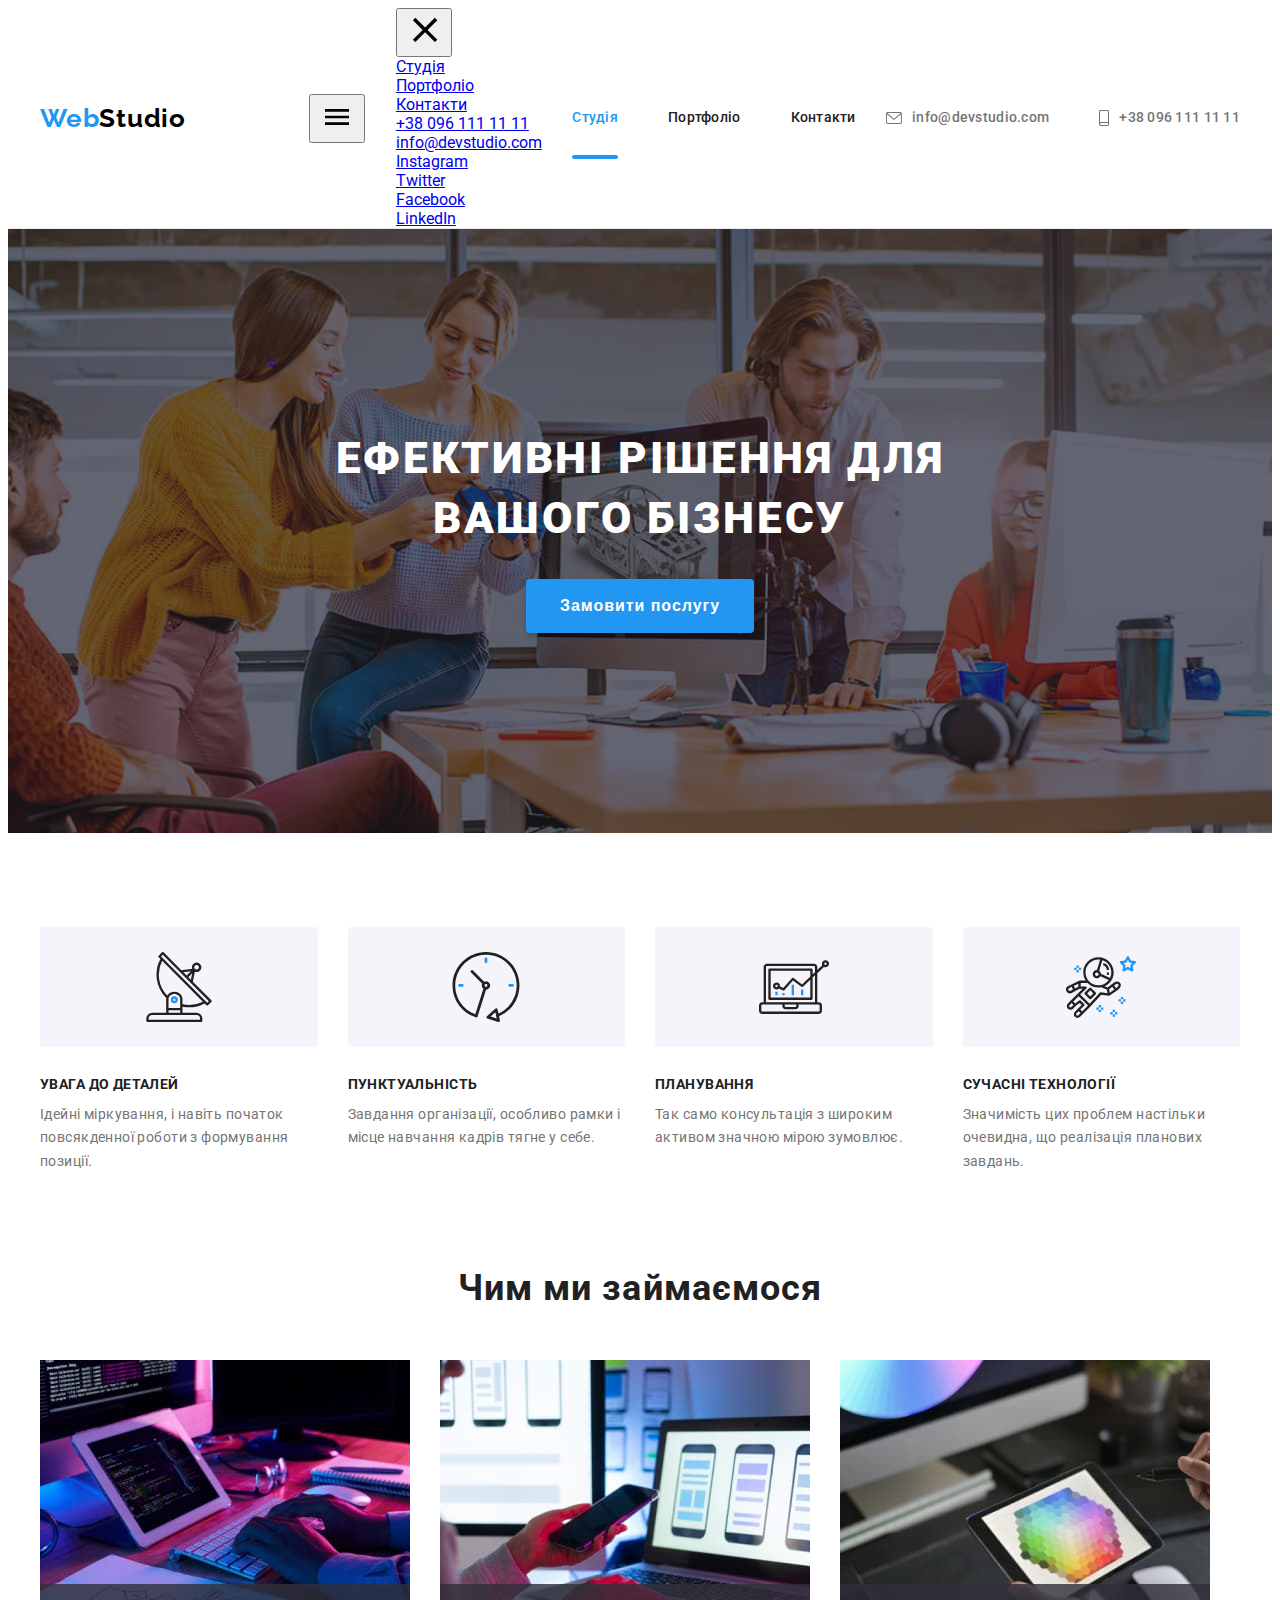
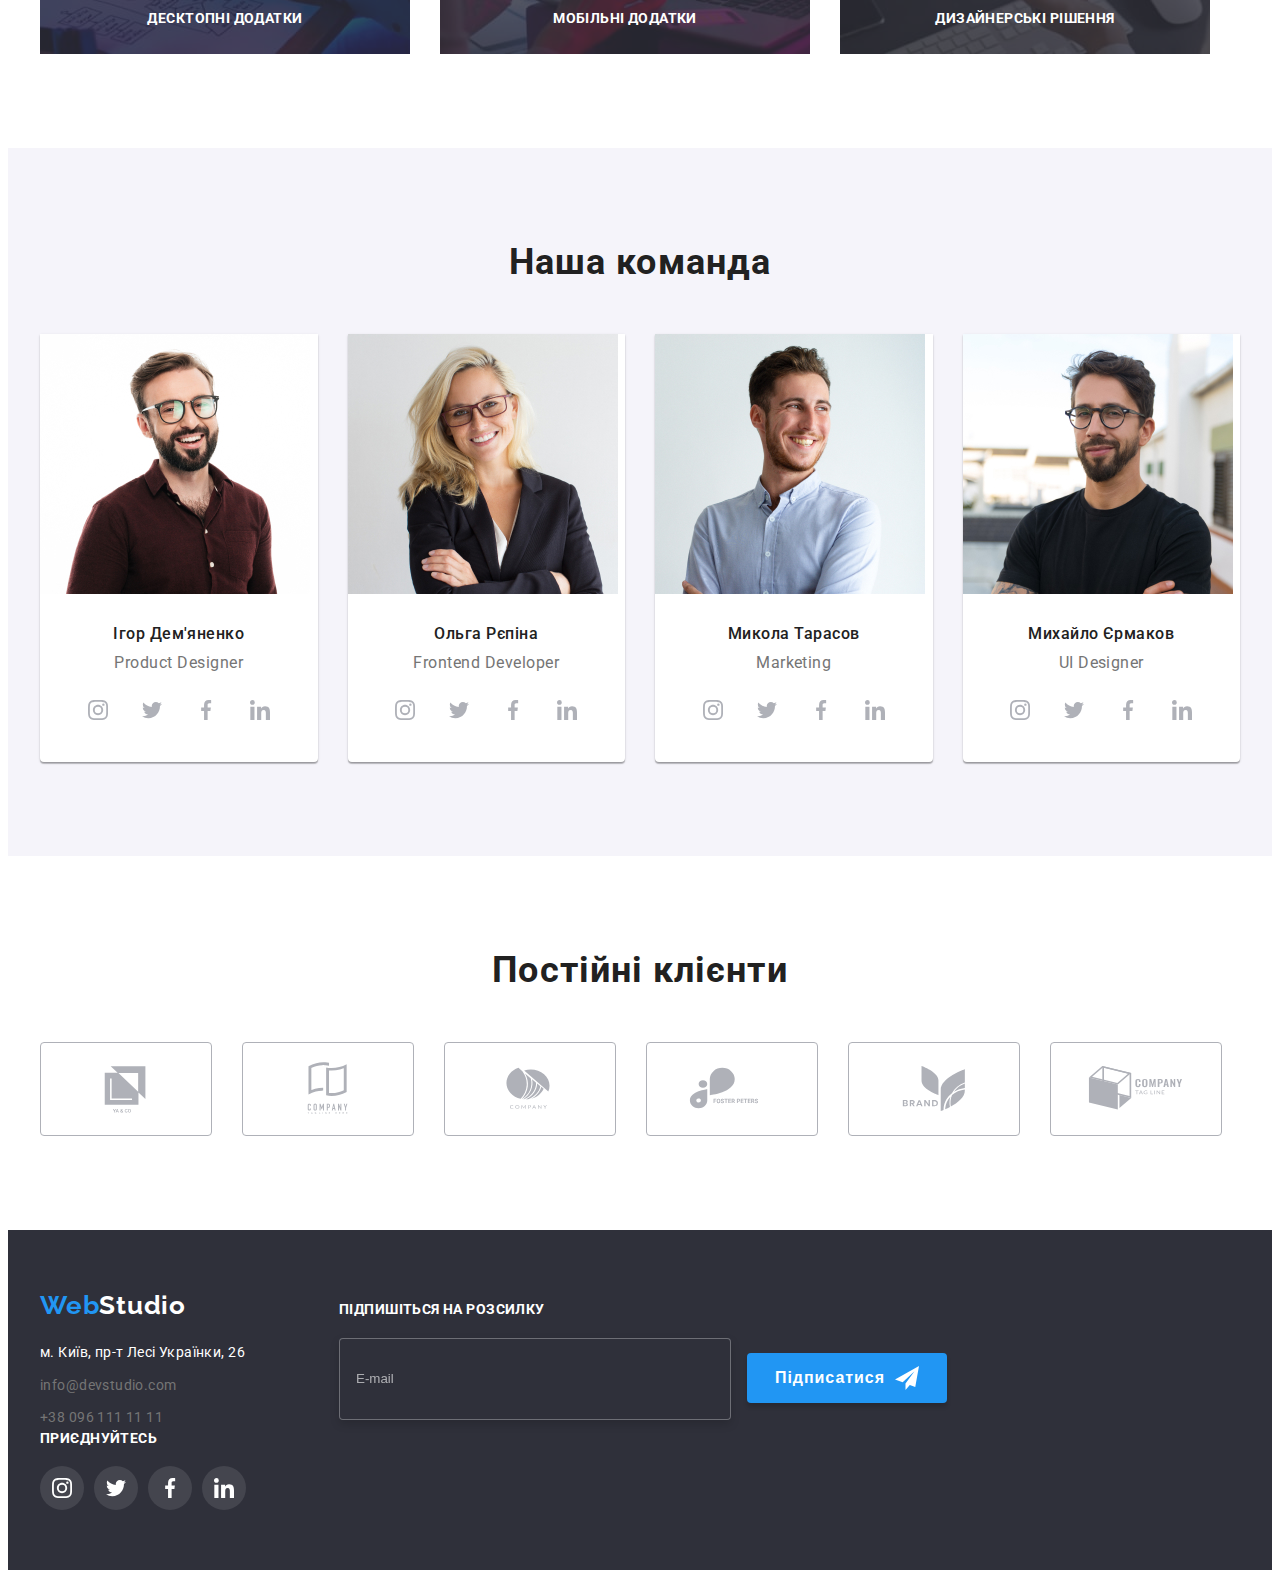
<file: index.html>
<!DOCTYPE html>
<html lang="uk">
  <head>
    <meta charset="UTF-8" />
    <meta http-equiv="X-UA-Compatible" content="IE=edge" />
    <meta name="viewport" content="width=device-width, initial-scale=1.0" />
    <title>webstudio</title>
    <link rel="preconnect" href="https://fonts.googleapis.com" />
    <link rel="preconnect" href="https://fonts.gstatic.com" crossorigin />
    <link
      rel="stylesheet"
      href="https://cdnjs.cloudflare.com/ajax/libs/modern-normalize/1.1.0/modern-normalize.min.css"
      integrity="sha512-wpPYUAdjBVSE4KJnH1VR1HeZfpl1ub8YT/NKx4PuQ5NmX2tKuGu6U/JRp5y+Y8XG2tV+wKQpNHVUX03MfMFn9Q=="
      crossorigin="anonymous"
      referrerpolicy="no-referrer"
    />
    <link
      href="https://fonts.googleapis.com/css2?family=Raleway:wght@700&family=Roboto:wght@400;500;700;900&display=swap"
      rel="stylesheet"
    />
    <link rel="stylesheet" href="./css/main.min.css" />
  </head>
  <body>
    <header class="header">
      <div class="header__container container">
        <a class="logo" href="./index.html"><span class="logo__text">Web</span>Studio</a>

        <button class="btn-menu js-open-menu" aria-expanded="false" aria-controls="mobile-menu">
          <svg class="menu-icon" width="40" height="40">
            <use href="images/icons.svg#icon-menu"></use>
          </svg>
        </button>
        <div class="menu-container js-menu-container" id="mobile-menu">
          <button class="btn-menu js-close-menu">
            <svg class="icon-close" width="40" height="40">
              <use href="./images/icons.svg#icon-close"></use>
            </svg>
          </button>

          <ul class="mobile-menu">
            <li class="mobile-menu__item">
              <a class="mobile-menu__link mobile-menu__link--active" href="./index.html">Студія</a>
            </li>
            <li class="mobile-menu__item">
              <a class="mobile-menu__link" href="./portfolio.html">Портфоліо</a>
            </li>
            <li class="mobile-menu__item">
              <a class="mobile-menu__link" href="#footer">Контакти</a>
            </li>
          </ul>
          <div class="mobile-box">
            <ul class="mobile-contacts">
              <li class="mobile-contacts__item">
                <a
                  class="mobile-contacts__link mobile-contacts__link--phone"
                  href="tel:+380961111111"
                >
                  +38 096 111 11 11</a
                >
              </li>
              <li class="mobile-contacts__item">
                <a
                  class="mobile-contacts__link mobile-contacts__link--mail"
                  href="mailto:info@devstudio.com"
                  >info@devstudio.com</a
                >
              </li>
            </ul>
            <ul class="mobile-social">
              <li class="mobile-social__item">
                <a class="mobile-social__link" href="/">Instagram</a>
              </li>
              <li class="mobile-social__item">
                <a class="mobile-social__link" href="/">Twitter</a>
              </li>
              <li class="mobile-social__item">
                <a class="mobile-social__link" href="/">Facebook</a>
              </li>
              <li class="mobile-social__item">
                <a class="mobile-social__link" href="/">LinkedIn</a>
              </li>
            </ul>
          </div>
        </div>
        <nav class="navigation">
          <ul class="navigation__list">
            <li class="navigation__item">
              <a class="navigation__link navigation__link--active" href="./index.html">Студія</a>
            </li>
            <li class="navigation__item">
              <a class="navigation__link" href="./portfolio.html">Портфоліо</a>
            </li>
            <li class="navigation__item">
              <a class="navigation__link" href="#footer">Контакти</a>
            </li>
          </ul>
        </nav>
        <!--contacts-->
        <ul class="contacts">
          <li class="contacts__item">
            <a class="contacts__link" href="mailto:info@devstudio.com"
              ><svg class="contacts__icon icon" width="16px" height="12px">
                <use href="./images/icons.svg#icon-mail"></use></svg
              >info@devstudio.com</a
            >
          </li>
          <li class="contacts__item">
            <a class="contacts__link" href="tel:+380961111111"
              ><svg class="contacts__icon icon" width="10px" height="16px">
                <use href="./images/icons.svg#icon-phone"></use></svg
              >+38 096 111 11 11</a
            >
          </li>
        </ul>
      </div>
    </header>
    <main>
      <!--hero-->
      <section class="hero">
        <div class="container">
          <h1 class="hero__title">ЕФЕКТИВНІ РІШЕННЯ ДЛЯ ВАШОГО БІЗНЕСУ</h1>
          <button type="button" class="hero__btn" data-modal-open>Замовити послугу</button>
        </div>
      </section>

      <!--features-->
      <section class="section">
        <div class="container">
          <h2 class="visually-hidden">Наші переваги</h2>
          <ul class="features">
            <li class="features__item">
              <div class="features__icon-box">
                <svg width="70px" height="70px">
                  <use href="./images/icons.svg#icon-antenna"></use>
                </svg>
              </div>

              <h3 class="features__title">УВАГА ДО ДЕТАЛЕЙ</h3>
              <p class="features__text">
                Ідейні міркування, і навіть початок повсякденної роботи з формування позиції.
              </p>
            </li>
            <li class="features__item">
              <div class="features__icon-box">
                <svg width="70px" height="70px">
                  <use href="./images/icons.svg#icon-clock"></use>
                </svg>
              </div>
              <h3 class="features__title">ПУНКТУАЛЬНІСТЬ</h3>
              <p class="features__text">
                Завдання організації, особливо рамки і місце навчання кадрів тягне у себе.
              </p>
            </li>
            <li class="features__item">
              <div class="features__icon-box">
                <svg width="70px" height="70px">
                  <use href="./images/icons.svg#icon-diagram"></use>
                </svg>
              </div>
              <h3 class="features__title">ПЛАНУВАННЯ</h3>
              <p class="features__text">
                Так само консультація з широким активом значною мірою зумовлює.
              </p>
            </li>
            <li class="features__item">
              <div class="features__icon-box">
                <svg width="70px" height="70px">
                  <use href="./images/icons.svg#icon-astronaut"></use>
                </svg>
              </div>
              <h3 class="features__title">СУЧАСНІ ТЕХНОЛОГІЇ</h3>
              <p class="features__text">
                Значимість цих проблем настільки очевидна, що реалізація планових завдань.
              </p>
            </li>
          </ul>
        </div>
      </section>
      <!--what we do-->
      <section class="section section--no-padding-top">
        <div class="services__container container">
          <h2 class="section__title">Чим ми займаємося</h2>
          <ul class="services">
            <li class="services__item">
              <div class="services__thumb">
                <img
                  srcset="./images/img-1.jpg 1x, ./images/img-1@2x.jpg 2x"
                  src="./images/img-1.jpg"
                  alt="друкує текст"
                  width="370"
                />

                <div class="services__title-box">
                  <h3 class="services__title">Десктопні додатки</h3>
                </div>
              </div>
            </li>
            <li class="services__item">
              <div class="services__thumb">
                <img
                  srcset="./images/img-2.jpg 1x, ./images/img-2@2x.jpg 2x"
                  src="./images/img-2.jpg"
                  alt="телефон в руці"
                  width="370"
                />
                <div class="services__title-box">
                  <h3 class="services__title">Мобільні додатки</h3>
                </div>
              </div>
            </li>
            <li class="services__item">
              <div class="services__thumb">
                <img
                  srcset="./images/img-3.jpg 1x, ./images/img-3@2x.jpg 2x"
                  src="./images/img-3.jpg"
                  alt="спектр кольорів"
                  width="370"
                />
                <div class="services__title-box">
                  <h3 class="services__title">Дизайнерські рішення</h3>
                </div>
              </div>
            </li>
          </ul>
        </div>
      </section>
      <!--our team-->
      <section class="section section--other-background">
        <div class="container">
          <h2 class="section__title">Наша команда</h2>
          <ul class="team">
            <li class="team__item">
              <picture>
                <source
                  media="(min-width: 1200px)"
                  srcset="
                    ./images/team/img-team-desktop1.jpg    1x,
                    ./images/team/img-team-desktop1@2x.jpg 2x
                  "
                  type="image/jpeg"
                />
                <source
                  media="(min-width: 768px)"
                  srcset="
                    ./images/team/img-team-tablet1.jpg    1x,
                    ./images/team/img-team-tablet1@2x.jpg 2x
                  "
                  type="image/jpeg"
                />
                <source
                  media="(max-width: 767px)"
                  srcset="./images/team/img-team1.jpg 1x, ./images/team/img-team1@2x.jpg 2x"
                  type="image/jpeg"
                />
                <img class="team__img" src="images/team/img-team1.jpg" alt="Ігор Демяненко" />
              </picture>

              <div class="team__about">
                <h3 class="team__title">Ігор Дем'яненко</h3>
                <p class="team__text">Product Designer</p>
                <ul class="social">
                  <li class="social__item">
                    <a href="/" class="social__link"
                      ><svg class="social__icon icon" width="20px" height="20px">
                        <use href="./images/icons.svg#icon-instagram"></use></svg
                    ></a>
                  </li>
                  <li class="social__item">
                    <a href="/" class="social__link"
                      ><svg class="social__icon icon" width="20px" height="20px">
                        <use href="./images/icons.svg#icon-twitter"></use></svg
                    ></a>
                  </li>
                  <li class="social__item">
                    <a href="/" class="social__link"
                      ><svg class="social__icon icon" width="20px" height="20px">
                        <use href="./images/icons.svg#icon-facebook"></use></svg
                    ></a>
                  </li>
                  <li class="social__item">
                    <a href="/" class="social__link"
                      ><svg class="social__icon icon" width="20px" height="20px">
                        <use href="./images/icons.svg#icon-linkedin"></use></svg
                    ></a>
                  </li>
                </ul>
              </div>
            </li>
            <li class="team__item">
              <picture>
                <source
                  media="(min-width: 1200px)"
                  srcset="
                    ./images/team/img-team-desktop2.jpg    1x,
                    ./images/team/img-team-desktop2@2x.jpg 2x
                  "
                  type="image/jpeg"
                />
                <source
                  media="(min-width: 768px)"
                  srcset="
                    ./images/team/img-team-tablet2.jpg    1x,
                    ./images/team/img-team-tablet2@2x.jpg 2x
                  "
                  type="image/jpeg"
                />
                <source
                  media="(max-width: 767px)"
                  srcset="./images/team/img-team2.jpg 1x, ./images/team/img-team2@2x.jpg 2x"
                  type="image/jpeg"
                />
                <img class="team__img" src="images/img-team2.jpg" alt="Ольга Рєпіна" />
              </picture>

              <div class="team__about">
                <h3 class="team__title">Ольга Рєпіна</h3>
                <p class="team__text">Frontend Developer</p>
                <ul class="social">
                  <li class="social__item">
                    <a href="/" class="social__link"
                      ><svg class="social__icon icon" width="20px" height="20px">
                        <use href="./images/icons.svg#icon-instagram"></use></svg
                    ></a>
                  </li>
                  <li class="social__item">
                    <a href="/" class="social__link"
                      ><svg class="social__icon icon" width="20px" height="20px">
                        <use href="./images/icons.svg#icon-twitter"></use></svg
                    ></a>
                  </li>
                  <li class="social__item">
                    <a href="/" class="social__link"
                      ><svg class="social__icon icon" width="20px" height="20px">
                        <use href="./images/icons.svg#icon-facebook"></use></svg
                    ></a>
                  </li>
                  <li class="social__item">
                    <a href="/" class="social__link"
                      ><svg class="social__icon icon" width="20px" height="20px">
                        <use href="./images/icons.svg#icon-linkedin"></use></svg
                    ></a>
                  </li>
                </ul>
              </div>
            </li>
            <li class="team__item">
              <picture>
                <source
                  media="(min-width: 1200px)"
                  srcset="
                    ./images/team/img-team-desktop3.jpg    1x,
                    ./images/team/img-team-desktop3@2x.jpg 2x
                  "
                  type="image/jpeg"
                />
                <source
                  media="(min-width: 768px)"
                  srcset="
                    ./images/team/img-team-tablet3.jpg    1x,
                    ./images/team/img-team-tablet3@2x.jpg 2x
                  "
                  type="image/jpeg"
                />
                <source
                  media="(max-width: 767px)"
                  srcset="./images/team/img-team3.jpg 1x, ./images/team/img-team3@2x.jpg 2x"
                  type="image/jpeg"
                />
                <img class="team__img" src="images/img-team3.jpg" alt="Микола Тарасов" />
              </picture>

              <div class="team__about">
                <h3 class="team__title">Микола Тарасов</h3>
                <p class="team__text">Marketing</p>
                <ul class="social">
                  <li class="social__item">
                    <a href="/" class="social__link"
                      ><svg class="social__icon icon" width="20px" height="20px">
                        <use href="./images/icons.svg#icon-instagram"></use></svg
                    ></a>
                  </li>
                  <li class="social__item">
                    <a href="/" class="social__link"
                      ><svg class="social__icon icon" width="20px" height="20px">
                        <use href="./images/icons.svg#icon-twitter"></use></svg
                    ></a>
                  </li>
                  <li class="social__item">
                    <a href="/" class="social__link"
                      ><svg class="social__icon icon" width="20px" height="20px">
                        <use href="./images/icons.svg#icon-facebook"></use></svg
                    ></a>
                  </li>
                  <li class="social__item">
                    <a href="/" class="social__link"
                      ><svg class="social__icon icon" width="20px" height="20px">
                        <use href="./images/icons.svg#icon-linkedin"></use></svg
                    ></a>
                  </li>
                </ul>
              </div>
            </li>
            <li class="team__item">
              <picture>
                <source
                  media="(min-width: 1200px)"
                  srcset="
                    ./images/team/img-team-desktop4.jpg    1x,
                    ./images/team/img-team-desktop4@2x.jpg 2x
                  "
                  type="image/jpeg"
                />
                <source
                  media="(min-width: 768px)"
                  srcset="
                    ./images/team/img-team-tablet4.jpg    1x,
                    ./images/team/img-team-tablet4@2x.jpg 2x
                  "
                  type="image/jpeg"
                />
                <source
                  media="(max-width: 767px)"
                  srcset="./images/team/img-team4.jpg 1x, ./images/team/img-team4@2x.jpg 2x"
                  type="image/jpeg"
                />
                <img class="team__img" src="images/img-team4.jpg" alt="Михайло Єрмаков" />
              </picture>

              <div class="team__about">
                <h3 class="team__title">Михайло Єрмаков</h3>
                <p class="team__text">UI Designer</p>
                <ul class="social">
                  <li class="social__item">
                    <a href="/" class="social__link"
                      ><svg class="social__icon icon" width="20px" height="20px">
                        <use href="./images/icons.svg#icon-instagram"></use></svg
                    ></a>
                  </li>
                  <li class="social__item">
                    <a href="/" class="social__link"
                      ><svg class="social__icon icon" width="20px" height="20px">
                        <use href="./images/icons.svg#icon-twitter"></use></svg
                    ></a>
                  </li>
                  <li class="social__item">
                    <a href="/" class="social__link"
                      ><svg class="social__icon icon" width="20px" height="20px">
                        <use href="./images/icons.svg#icon-facebook"></use></svg
                    ></a>
                  </li>
                  <li class="social__item">
                    <a href="/" class="social__link"
                      ><svg class="social__icon icon" width="20px" height="20px">
                        <use href="./images/icons.svg#icon-linkedin"></use></svg
                    ></a>
                  </li>
                </ul>
              </div>
            </li>
          </ul>
        </div>
      </section>
      <section class="section">
        <div class="container">
          <h2 class="section__title">Постійні клієнти</h2>
          <ul class="clients">
            <li class="clients__item">
              <a href="/" class="clients__link"
                ><svg class="clients__icon icon" width="106px" height="60px">
                  <use href="./images/icons.svg#icon-company1"></use></svg
              ></a>
            </li>
            <li class="clients__item">
              <a href="/" class="clients__link"
                ><svg class="clients__icon icon" width="106px" height="60px">
                  <use href="./images/icons.svg#icon-company2"></use></svg
              ></a>
            </li>
            <li class="clients__item">
              <a href="/" class="clients__link"
                ><svg class="clients__icon icon" width="106px" height="60px">
                  <use href="./images/icons.svg#icon-company3"></use></svg
              ></a>
            </li>
            <li class="clients__item">
              <a href="/" class="clients__link"
                ><svg class="clients__icon icon" width="106px" height="60px">
                  <use href="./images/icons.svg#icon-company4"></use></svg
              ></a>
            </li>
            <li class="clients__item">
              <a href="/" class="clients__link"
                ><svg class="clients__icon icon" width="106px" height="60px">
                  <use href="./images/icons.svg#icon-company5"></use></svg
              ></a>
            </li>
            <li class="clients__item">
              <a href="/" class="clients__link"
                ><svg class="clients__icon icon" width="106px" height="60px">
                  <use href="./images/icons.svg#icon-company6"></use></svg
              ></a>
            </li>
          </ul>
        </div>
      </section>
    </main>
    <footer id="footer">
      <div class="footer__container container">
        <div class="footer__box">
          <div class="footer__contacts">
            <div class="footer__logo">
              <a class="footer__logo--white logo" href="./index.html"
                ><span class="logo__text">Web</span>Studio</a
              >
            </div>
            <address class="address">
              <ul class="address__list list">
                <li class="address__item">
                  <a class="address__link address__link--white" href="https://cutt.ly/nXoE7GO"
                    >м. Київ, пр-т Лесі Українки, 26</a
                  >
                </li>
                <li class="address__item">
                  <a class="address__link" href="mailto:info@devstudio.com">info@devstudio.com</a>
                </li>
                <li class="address__item">
                  <a class="address__link" href="tel:+380961111111">+38 096 111 11 11</a>
                </li>
              </ul>
            </address>
          </div>
          <div class="footer-social">
            <h3 class="footer-social__title">ПРИЄДНУЙТЕСЬ</h3>
            <ul class="social footer-social__list">
              <li class="footer social__item">
                <a href="/" class="footer social__link"
                  ><svg class="social__icon icon icon" width="20px" height="20px">
                    <use href="./images/icons.svg#icon-instagram"></use></svg
                ></a>
              </li>
              <li class="footer social__item">
                <a href="/" class="footer social__link"
                  ><svg class="social__icon icon icon" width="20px" height="20px">
                    <use href="./images/icons.svg#icon-twitter"></use></svg
                ></a>
              </li>
              <li class="footer social__item">
                <a href="/" class="footer social__link"
                  ><svg class="social__icon icon icon" width="20px" height="20px">
                    <use href="./images/icons.svg#icon-facebook"></use></svg
                ></a>
              </li>
              <li class="footer social__item">
                <a href="/" class="footer social__link"
                  ><svg class="social__icon icon icon" width="20px" height="20px">
                    <use href="./images/icons.svg#icon-linkedin"></use></svg
                ></a>
              </li>
            </ul>
          </div>
        </div>
        <div class="subscription">
          <form class="subscription__form">
            <label for="email-input" class="subscription__label">
              <strong class="subscription__title">Підпишіться на розсилку</strong>
            </label>
            <input
              id="email-input"
              type="email"
              name="email"
              placeholder="E-mail"
              class="subscription__input"
            />
            <button type="submit" class="btn btn-subscription">
              <span class="btn__text">Підписатися</span
              ><svg width="24px" height="24px"><use href="./images/icons.svg#icon-send"></use></svg>
            </button>
          </form>
        </div>
      </div>
    </footer>
    <div class="backdrop is-hidden" data-modal>
      <div class="modal">
        <strong class="modal__heading">Залиште свої дані, ми вам передзвонимо</strong>
        <form class="modal-form">
          <label class="modal-form__label"
            ><span class="modal-form__title">Ім'я</span>
            <input name="name" type="text" class="modal-form__input" placeholder=" " />
            <svg class="modal-form__icon" width="18px" height="18px">
              <use href="./images/icons.svg#icon-person"></use></svg
          ></label>

          <label class="modal-form__label"
            ><span class="modal-form__title">Телефон</span>
            <input name="phone" type="tel" class="modal-form__input" placeholder=" " />
            <svg class="modal-form__icon" width="18px" height="18px">
              <use href="./images/icons.svg#icon-telephone"></use></svg
          ></label>

          <label class="modal-form__label"
            ><span class="modal-form__title">Пошта</span>
            <input name="email" type="email" class="modal-form__input" placeholder=" " />
            <svg class="modal-form__icon" width="18px" height="18px">
              <use href="./images/icons.svg#icon-email"></use></svg
          ></label>

          <label class="modal-form__label coment"
            ><span class="modal-form__title">Коментар</span>
            <textarea rows="8" class="modal-form__textarea" placeholder="Введіть текст"></textarea>
          </label>

          <div class="modal-license">
            <label class="modal-license__label">
              <input
                class="modal-license__checkbox visually-hidden"
                type="checkbox"
                name="license"
                value="license"
              />
              <svg class="modal-license__icons" width="16px" height="15px">
                <use
                  class="modal-license__icons--checked"
                  href="./images/icons.svg#icon-check"
                ></use>
                <use
                  class="modal-license__icons--unchecked"
                  href="./images/icons.svg#icon-checkbox"
                ></use>
              </svg>
              <span class="modal-license__text"
                >Погоджуюся з розсилкою та приймаю
                <a class="modal-license__link" href="">Умови договору</a></span
              >
            </label>
          </div>
          <button class="submit__btn" type="submit">Відправити</button>
        </form>
        <button class="close__btn" data-modal-close>
          <svg width="18px" height="18px">
            <use href="./images/icons.svg#icon-close"></use>
          </svg>
        </button>
      </div>
    </div>
    <script src="js/mobile-menu.js"></script>
    <script src="./js/modal.js"></script>
  </body>
</html>
</file>
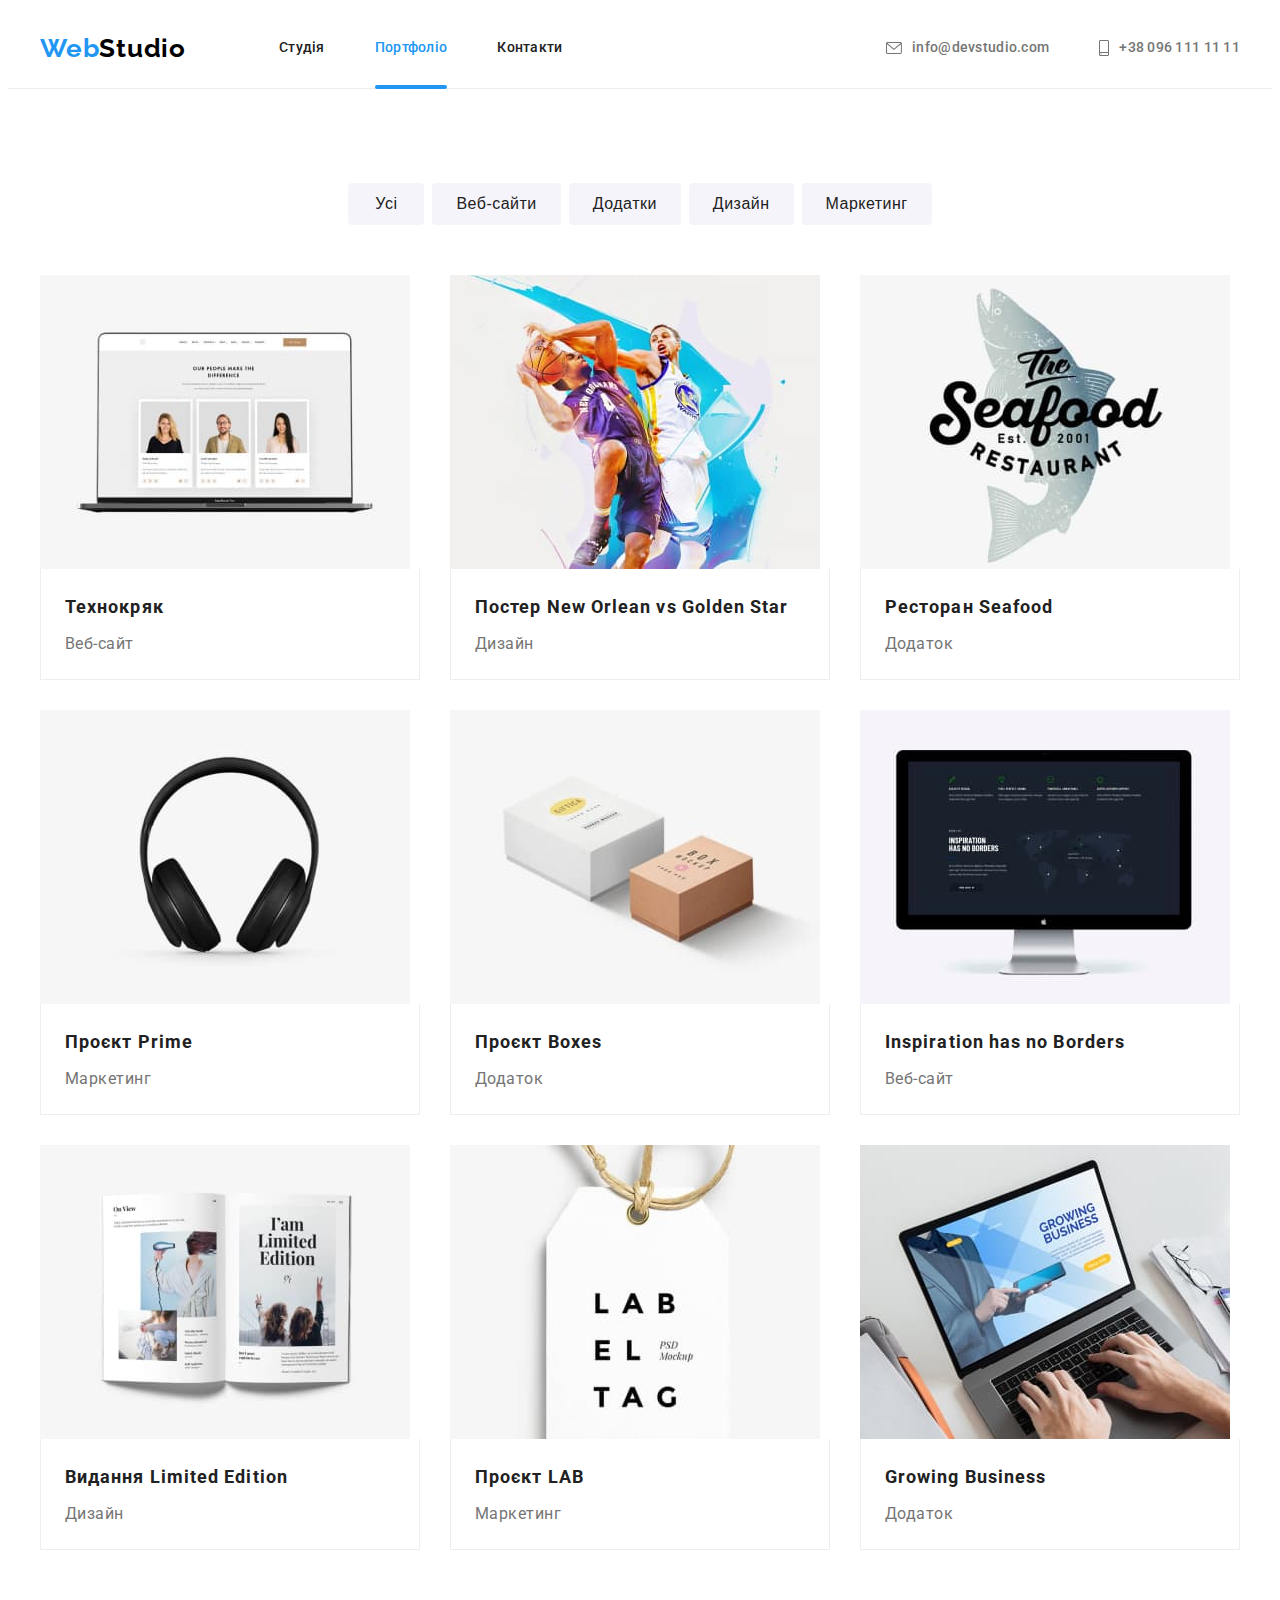
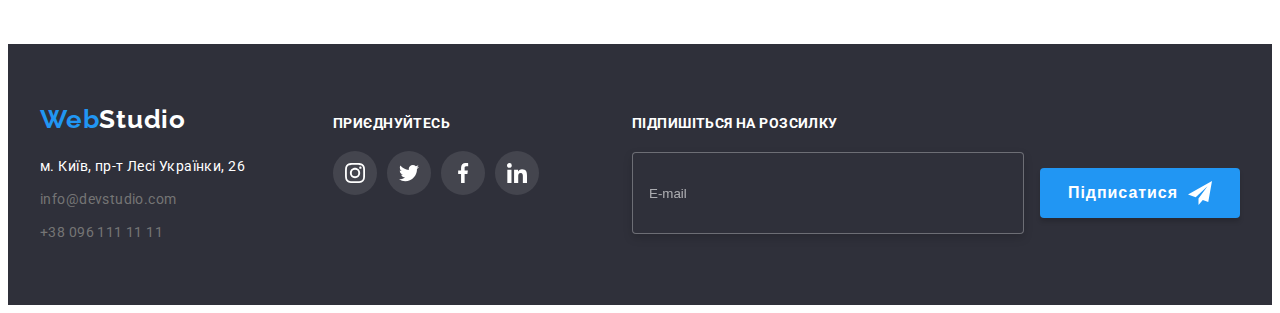
<file: portfolio.html>
<!DOCTYPE html>
<html lang="uk">
  <head>
    <meta charset="UTF-8" />
    <meta http-equiv="X-UA-Compatible" content="IE=edge" />
    <meta name="viewport" content="width=device-width, initial-scale=1.0" />
    <title>portfolio</title>
    <link rel="preconnect" href="https://fonts.googleapis.com" />
    <link rel="preconnect" href="https://fonts.gstatic.com" crossorigin />
    <link
      href="https://fonts.googleapis.com/css2?family=Raleway:wght@700&family=Roboto:wght@400;500;700;900&display=swap"
      rel="stylesheet"
    />
    <link
      rel="stylesheet"
      href="https://cdnjs.cloudflare.com/ajax/libs/modern-normalize/1.1.0/modern-normalize.min.css"
      integrity="sha512-wpPYUAdjBVSE4KJnH1VR1HeZfpl1ub8YT/NKx4PuQ5NmX2tKuGu6U/JRp5y+Y8XG2tV+wKQpNHVUX03MfMFn9Q=="
      crossorigin="anonymous"
      referrerpolicy="no-referrer"
    />
    <link rel="stylesheet" href="./css/main.min.css" />
  </head>
  <body>
    <header class="header">
      <div class="header__container container">
        <!--logo-->

        <!--navigation-->
        <nav class="navigation">
          <a class="logo" href="./index.html"><span class="logo__text">Web</span>Studio</a>
          <ul class="navigation__list">
            <li class="navigation__item">
              <a class="navigation__link" href="./index.html">Студія</a>
            </li>
            <li class="navigation__item">
              <a class="navigation__link navigation__link--active" href="./portfolio.html"
                >Портфоліо</a
              >
            </li>
            <li class="navigation__item">
              <a class="navigation__link" href="#footer">Контакти</a>
            </li>
          </ul>
        </nav>
        <!--contacts-->
        <ul class="contacts">
          <li class="contacts__item">
            <a class="contacts__link" href="mailto:info@devstudio.com"
              ><svg class="contacts__icon icon" width="16px" height="12px">
                <use href="./images/icons.svg#icon-mail"></use></svg
              >info@devstudio.com</a
            >
          </li>
          <li class="contacts__item">
            <a class="contacts__link" href="tel:+380961111111"
              ><svg class="contacts__icon icon" width="10px" height="16px">
                <use href="./images/icons.svg#icon-phone"></use></svg
              >+38 096 111 11 11</a
            >
          </li>
        </ul>
      </div>
    </header>
    <main>
      <section class="section portfolio">
        <div class="container portfolio__container">
          <h1 class="visually-hidden">Портфоліо</h1>
          <ul class="filters">
            <li class="filters__item">
              <button type="button" class="filter__btn filter__btn--all">Усі</button>
            </li>
            <li class="filters__item">
              <button type="button" class="filter__btn">Веб-сайти</button>
            </li>
            <li class="filters__item">
              <button type="button" class="filter__btn">Додатки</button>
            </li>
            <li class="filters__item"><button type="button" class="filter__btn">Дизайн</button></li>
            <li class="filters__item">
              <button type="button" class="filter__btn">Маркетинг</button>
            </li>
          </ul>
          <ul class="portfolio__list">
            <li class="portfolio__item">
              <a class="portfolio__link" href="/"
                ><div class="portfolio__thumb">
                  <img src="./images/portfolio-img1.jpg" width="370" alt="ноутбук" />
                  <div class="portfolio__overlay">
                    <p class="portfolio__text">
                      Ресурс пропонує комплексні пропозиції з різним рівнем функціоналу та сервісів.
                      Все це дозволить відвідувачу отримати вичерпні відомості про компанію чи
                      приватну особу.
                    </p>
                  </div>
                </div>

                <div class="portfolio__title">
                  <h2 class="portfolio__name">Технокряк</h2>
                  <p>Веб-сайт</p>
                </div>
              </a>
            </li>
            <li class="portfolio__item">
              <a class="portfolio__link" href="/"
                ><div class="portfolio__thumb">
                  <img src="./images/portfolio-img2.jpg" width="370" alt="баскетбол" />
                  <div class="portfolio__overlay">
                    <p class="portfolio__text">
                      Ресурс пропонує комплексні пропозиції з різним рівнем функціоналу та сервісів.
                      Все це дозволить відвідувачу отримати вичерпні відомості про компанію чи
                      приватну особу.
                    </p>
                  </div>
                </div>
                <div class="portfolio__title">
                  <h2 class="portfolio__name">Постер New Orlean vs Golden Star</h2>
                  <p>Дизайн</p>
                </div>
              </a>
            </li>
            <li class="portfolio__item">
              <a class="portfolio__link" href="/"
                ><div class="portfolio__thumb">
                  <img src="./images/portfolio-img3.jpg" width="370" alt="риба" />
                  <div class="portfolio__overlay">
                    <p class="portfolio__text">
                      Ресурс пропонує комплексні пропозиції з різним рівнем функціоналу та сервісів.
                      Все це дозволить відвідувачу отримати вичерпні відомості про компанію чи
                      приватну особу.
                    </p>
                  </div>
                </div>
                <div class="portfolio__title">
                  <h2 class="portfolio__name">Ресторан Seafood</h2>
                  <p>Додаток</p>
                </div>
              </a>
            </li>
            <li class="portfolio__item">
              <a class="portfolio__link" href="/"
                ><div class="portfolio__thumb">
                  <img src="./images/portfolio-img4.jpg" width="370" alt="навушники" />
                  <div class="portfolio__overlay">
                    <p class="portfolio__text">
                      Ресурс пропонує комплексні пропозиції з різним рівнем функціоналу та сервісів.
                      Все це дозволить відвідувачу отримати вичерпні відомості про компанію чи
                      приватну особу.
                    </p>
                  </div>
                </div>
                <div class="portfolio__title">
                  <h2 class="portfolio__name">Проєкт Prime</h2>
                  <p>Маркетинг</p>
                </div>
              </a>
            </li>
            <li class="portfolio__item">
              <a class="portfolio__link" href="/"
                ><div class="portfolio__thumb">
                  <img src="./images/portfolio-img5.jpg" width="370" alt="дві коробки" />
                  <div class="portfolio__overlay">
                    <p class="portfolio__text">
                      Ресурс пропонує комплексні пропозиції з різним рівнем функціоналу та сервісів.
                      Все це дозволить відвідувачу отримати вичерпні відомості про компанію чи
                      приватну особу.
                    </p>
                  </div>
                </div>
                <div class="portfolio__title">
                  <h2 class="portfolio__name">Проєкт Boxes</h2>
                  <p>Додаток</p>
                </div>
              </a>
            </li>
            <li class="portfolio__item">
              <a class="portfolio__link" href="/"
                ><div class="portfolio__thumb">
                  <img src="./images/portfolio-img6.jpg" width="370" alt="монітор" />
                  <div class="portfolio__overlay">
                    <p class="portfolio__text">
                      Ресурс пропонує комплексні пропозиції з різним рівнем функціоналу та сервісів.
                      Все це дозволить відвідувачу отримати вичерпні відомості про компанію чи
                      приватну особу.
                    </p>
                  </div>
                </div>
                <div class="portfolio__title">
                  <h2 class="portfolio__name">Inspiration has no Borders</h2>
                  <p>Веб-сайт</p>
                </div>
              </a>
            </li>
            <li class="portfolio__item">
              <a class="portfolio__link" href="/"
                ><div class="portfolio__thumb">
                  <img src="./images/portfolio-img7.jpg" width="370" alt="книга" />
                  <div class="portfolio__overlay">
                    <p class="portfolio__text">
                      Ресурс пропонує комплексні пропозиції з різним рівнем функціоналу та сервісів.
                      Все це дозволить відвідувачу отримати вичерпні відомості про компанію чи
                      приватну особу.
                    </p>
                  </div>
                </div>
                <div class="portfolio__title">
                  <h2 class="portfolio__name">Видання Limited Edition</h2>
                  <p>Дизайн</p>
                </div>
              </a>
            </li>
            <li class="portfolio__item">
              <a class="portfolio__link" href="/"
                ><div class="portfolio__thumb">
                  <img src="./images/portfolio-img8.jpg" width="370" alt="етикетка" />
                  <div class="portfolio__overlay">
                    <p class="portfolio__text">
                      Ресурс пропонує комплексні пропозиції з різним рівнем функціоналу та сервісів.
                      Все це дозволить відвідувачу отримати вичерпні відомості про компанію чи
                      приватну особу.
                    </p>
                  </div>
                </div>
                <div class="portfolio__title">
                  <h2 class="portfolio__name">Проєкт LAB</h2>
                  <p>Маркетинг</p>
                </div>
              </a>
            </li>
            <li class="portfolio__item">
              <a class="portfolio__link" href="/"
                ><div class="portfolio__thumb">
                  <img src="./images/portfolio-img9.jpg" width="370" alt="руки на ноутбуці" />
                  <div class="portfolio__overlay">
                    <p class="portfolio__text">
                      Ресурс пропонує комплексні пропозиції з різним рівнем функціоналу та сервісів.
                      Все це дозволить відвідувачу отримати вичерпні відомості про компанію чи
                      приватну особу.
                    </p>
                  </div>
                </div>
                <div class="portfolio__title">
                  <h2 class="portfolio__name">Growing Business</h2>
                  <p>Додаток</p>
                </div>
              </a>
            </li>
          </ul>
        </div>
      </section>
    </main>
    <footer id="footer">
      <div class="footer__container container">
        <div class="footer__contacts">
          <div class="footer__logo">
            <a class="footer__logo--white logo" href="./index.html"
              ><span class="logo__text">Web</span>Studio</a
            >
          </div>
          <address class="address">
            <ul class="address__list list">
              <li class="address__item">
                <a class="address__link address__link--white" href="https://cutt.ly/nXoE7GO"
                  >м. Київ, пр-т Лесі Українки, 26</a
                >
              </li>
              <li class="address__item">
                <a class="address__link" href="mailto:info@devstudio.com">info@devstudio.com</a>
              </li>
              <li class="address__item">
                <a class="address__link" href="tel:+380961111111">+38 096 111 11 11</a>
              </li>
            </ul>
          </address>
        </div>
        <div class="footer-social">
          <h3 class="footer-social__title">ПРИЄДНУЙТЕСЬ</h3>
          <ul class="social footer-social__list">
            <li class="footer social__item">
              <a href="/" class="footer social__link"
                ><svg class="social__icon icon icon" width="20px" height="20px">
                  <use href="./images/icons.svg#icon-instagram"></use></svg
              ></a>
            </li>
            <li class="footer social__item">
              <a href="/" class="footer social__link"
                ><svg class="social__icon icon icon" width="20px" height="20px">
                  <use href="./images/icons.svg#icon-twitter"></use></svg
              ></a>
            </li>
            <li class="footer social__item">
              <a href="/" class="footer social__link"
                ><svg class="social__icon icon icon" width="20px" height="20px">
                  <use href="./images/icons.svg#icon-facebook"></use></svg
              ></a>
            </li>
            <li class="footer social__item">
              <a href="/" class="footer social__link"
                ><svg class="social__icon icon icon" width="20px" height="20px">
                  <use href="./images/icons.svg#icon-linkedin"></use></svg
              ></a>
            </li>
          </ul>
        </div>
        <div class="subscription">
          <form class="subscription__form">
            <label for="email-input" class="subscription__label">
              <strong class="subscription__title">Підпишіться на розсилку</strong>
            </label>
            <input
              id="email-input"
              type="email"
              name="email"
              placeholder="E-mail"
              class="subscription__input"
            />
            <button type="submit" class="btn btn-subscription">
              <span class="btn__text">Підписатися</span
              ><svg width="24px" height="24px"><use href="./images/icons.svg#icon-send"></use></svg>
            </button>
          </form>
        </div>
      </div>
    </footer>
  </body>
</html>
</file>
<file: css/main.min.css>
:root{--accent-color: #2196f3;--main-text-color: #212121;--gray-text-color: #757575;--background-hero: #2f303a;--background-gradient-color: rgba(47, 48, 58, 0.4);--white-color: #fff;--black-color: #000;--background-gray-color: #f5f4fa;--border-header: #ececec;--border-portfolio: #eeeeee;--button-hero-active: #188ce8;--icon-color: #afb1b8;--footer-icon-color: rgba(255, 255, 255, 0.1);--form-focus: #2196f3;--form-input-color: rgba(117, 117, 117, 0.5);--placeholder-color: rgba(255, 255, 255, 0.6)}h1,h2,h3,h4,h5,h6,ul,p{margin:0;padding:0}ul{list-style:none}.visually-hidden{position:absolute;white-space:nowrap;width:1px;height:1px;overflow:hidden;border:0;padding:0;clip:rect(0 0 0 0);-webkit-clip-path:inset(50%);clip-path:inset(50%);margin:-1px}.section{padding-top:94px;padding-bottom:94px}.section--no-padding-top{padding-top:0}.section__title{font-weight:700;font-size:36px;line-height:1.16;text-align:center;letter-spacing:.03em;margin-bottom:50px}.section--other-background{background-color:var(--background-gray-color);text-align:center}body{font-family:Roboto,sans-serif;color:var(--main-text-color);background-color:var(--white-color)}img{display:block;max-width:100%;height:auto}.icon{fill:currentColor}.container{width:1200px;margin-left:auto;margin-right:auto;padding:0 15px}header{border-bottom:1px solid var(--border-header)}.header__container{display:-webkit-box;display:-ms-flexbox;display:flex;-webkit-box-pack:justify;-ms-flex-pack:justify;justify-content:space-between;-webkit-box-align:center;-ms-flex-align:center;align-items:center}.navigation{display:-webkit-box;display:-ms-flexbox;display:flex;-webkit-box-align:center;-ms-flex-align:center;align-items:center}.navigation__list,.contacts{font-weight:500;font-size:14px;line-height:1.14;letter-spacing:.02em;text-decoration:none;display:-webkit-box;display:-ms-flexbox;display:flex;-webkit-box-align:center;-ms-flex-align:center;align-items:center;padding-top:32px;padding-bottom:32px}.contacts__link{color:var(--gray-text-color);text-decoration:none;display:-webkit-box;display:-ms-flexbox;display:flex;-webkit-box-align:center;-ms-flex-align:center;align-items:center;-webkit-box-pack:center;-ms-flex-pack:center;justify-content:center;-webkit-transition-property:color;transition-property:color;-webkit-transition-duration:250ms;transition-duration:250ms;-webkit-transition-timing-function:cubic-bezier(0.4, 0, 0.2, 1);transition-timing-function:cubic-bezier(0.4, 0, 0.2, 1)}.contacts__link:hover,.contacts__link:focus{color:var(--accent-color);-webkit-transition-property:color;transition-property:color;-webkit-transition-duration:250ms;transition-duration:250ms;-webkit-transition-timing-function:cubic-bezier(0.4, 0, 0.2, 1);transition-timing-function:cubic-bezier(0.4, 0, 0.2, 1)}.contacts__icon{margin-right:10px}.navigation__item:not(:last-child),.contacts__item:not(:last-child){margin-right:50px}.navigation__link{line-height:1;color:var(--main-text-color);text-decoration:none;line-height:1.14;letter-spacing:.02em;position:relative;-webkit-transition-property:color;transition-property:color;-webkit-transition-duration:250ms;transition-duration:250ms;-webkit-transition-timing-function:cubic-bezier(0.4, 0, 0.2, 1);transition-timing-function:cubic-bezier(0.4, 0, 0.2, 1)}.navigation__link:hover,.navigation__link:focus,.navigation__link--active{color:var(--accent-color);-webkit-transition-property:color;transition-property:color;-webkit-transition-duration:250ms;transition-duration:250ms;-webkit-transition-timing-function:cubic-bezier(0.4, 0, 0.2, 1);transition-timing-function:cubic-bezier(0.4, 0, 0.2, 1)}.navigation__link--active::after{content:"";position:absolute;display:block;left:0;top:46px;width:100%;height:4px;background-color:var(--accent-color);border-radius:2px}.logo{color:var(--black-color);font-family:Raleway,sans-serif;font-weight:700;font-size:26px;line-height:1.19;text-decoration:none;letter-spacing:.03em;margin-right:93px}.logo__text{color:var(--accent-color)}.footer__logo{margin-bottom:20px}.footer__logo--white{color:var(--white-color)}.hero{background-color:var(--background-hero);text-align:center;padding-top:200px;padding-bottom:200px;margin-left:auto;margin-right:auto;background-repeat:no-repeat;max-width:1600px;background-size:cover;background-position:center;background-image:-webkit-gradient(linear, left top, right top, from(var(--background-gradient-color)), to(var(--background-gradient-color))),url(../images/background-hero.jpg);background-image:linear-gradient(to right, var(--background-gradient-color), var(--background-gradient-color)),url(../images/background-hero.jpg)}.hero__title{color:var(--white-color);font-weight:900;font-size:44px;line-height:1.36;letter-spacing:.06em;text-transform:uppercase;margin-right:auto;margin-left:auto;margin-bottom:30px;width:696px}.backdrop{position:fixed;top:0;left:0;width:100%;height:100%;background-color:rgba(0,0,0,.2);z-index:1;opacity:1;visibility:visible;-webkit-transition-property:opacity,visibility;transition-property:opacity,visibility;-webkit-transition-duration:250ms;transition-duration:250ms;-webkit-transition-timing-function:cubic-bezier(0.4, 0, 0.2, 1);transition-timing-function:cubic-bezier(0.4, 0, 0.2, 1)}.backdrop.is-hidden{visibility:hidden;opacity:0;pointer-events:none}.backdrop.is-hidden .modal{-webkit-transform:translate(-50%, -50%) scale(0.7);transform:translate(-50%, -50%) scale(0.7);-webkit-transition-property:-webkit-transform;transition-property:-webkit-transform;transition-property:transform;transition-property:transform, -webkit-transform;-webkit-transition-duration:250ms;transition-duration:250ms;-webkit-transition-timing-function:cubic-bezier(0.4, 0, 0.2, 1);transition-timing-function:cubic-bezier(0.4, 0, 0.2, 1)}.modal{display:block;position:absolute;min-height:581px;min-width:528px;background-color:var(--white-color);left:50%;top:50%;-webkit-transform:translate(-50%, -50%) scale(1);transform:translate(-50%, -50%) scale(1);-webkit-box-shadow:0px 1px 3px rgba(0,0,0,.12),0px 1px 1px rgba(0,0,0,.14),0px 2px 1px rgba(0,0,0,.2);box-shadow:0px 1px 3px rgba(0,0,0,.12),0px 1px 1px rgba(0,0,0,.14),0px 2px 1px rgba(0,0,0,.2);border-radius:4px;-webkit-box-pack:end;-ms-flex-pack:end;justify-content:end;padding:8px;-webkit-transition-property:-webkit-transform;transition-property:-webkit-transform;transition-property:transform;transition-property:transform, -webkit-transform;-webkit-transition-duration:250ms;transition-duration:250ms;-webkit-transition-timing-function:cubic-bezier(0.4, 0, 0.2, 1);transition-timing-function:cubic-bezier(0.4, 0, 0.2, 1);padding:40px}.modal-form{text-align:center}.modal__heading{display:block;width:100%;margin-bottom:12px;font-size:20px;letter-spacing:.03em;color:var(--main-text-color)}.modal-form__label{display:block;position:relative;color:var(--gray-text-color);text-align:left;margin-bottom:10px}.modal-form__label.coment{margin-bottom:20px}.modal-form__input,.modal-form__textarea{width:100%;border:1px solid rgba(33,33,33,.2);border-radius:4px;outline:rgba(0,0,0,0)}.modal-form__input:focus,.modal-form__textarea:focus{border:1px solid var(--form-focus);-webkit-transition-property:border-color;transition-property:border-color;-webkit-transition-duration:250ms;transition-duration:250ms;-webkit-transition-timing-function:cubic-bezier(0.4, 0, 0.2, 1);transition-timing-function:cubic-bezier(0.4, 0, 0.2, 1)}.modal-form__input{padding-left:42px;padding-right:12px;height:40px}.modal-form__input:focus+.modal-form__icon{fill:var(--form-focus);-webkit-transition-property:fill;transition-property:fill;-webkit-transition-duration:250ms;transition-duration:250ms;-webkit-transition-timing-function:cubic-bezier(0.4, 0, 0.2, 1);transition-timing-function:cubic-bezier(0.4, 0, 0.2, 1)}.modal-form__icon{position:absolute;left:12px;top:28px}.modal-form__textarea{display:block;padding:12px 16px;font-size:12px;line-height:1.17;letter-spacing:.01em;resize:none}.modal-form__textarea::-webkit-input-placeholder{color:var(--form-input-color)}.modal-form__textarea::-moz-placeholder{color:var(--form-input-color)}.modal-form__textarea:-ms-input-placeholder{color:var(--form-input-color)}.modal-form__textarea::-ms-input-placeholder{color:var(--form-input-color)}.modal-form__textarea::placeholder{color:var(--form-input-color)}.modal-form__title{display:block;margin-bottom:4px;font-weight:400;font-size:12px;line-height:1.17;letter-spacing:.01em}.modal-license__text{font-size:14px;line-height:1.71;letter-spacing:.03em;color:var(--gray-text-color);text-align:center;-webkit-user-select:none;-moz-user-select:none;-ms-user-select:none;user-select:none}.modal-license__link{color:var(--form-focus)}.modal-license__icons--checked{opacity:0;-webkit-transition-property:opacity;transition-property:opacity;-webkit-transition-duration:250ms;transition-duration:250ms;-webkit-transition-timing-function:cubic-bezier(0.4, 0, 0.2, 1);transition-timing-function:cubic-bezier(0.4, 0, 0.2, 1)}.modal-license{margin-bottom:30px}.modal-license__label{display:-webkit-box;display:-ms-flexbox;display:flex;-webkit-box-align:center;-ms-flex-align:center;align-items:center;-webkit-box-pack:center;-ms-flex-pack:center;justify-content:center;gap:7px}.modal-license__checkbox:checked+.modal-license__icons .modal-license__icons--checked{opacity:1;-webkit-transition-property:opacity;transition-property:opacity;-webkit-transition-duration:250ms;transition-duration:250ms;-webkit-transition-timing-function:cubic-bezier(0.4, 0, 0.2, 1);transition-timing-function:cubic-bezier(0.4, 0, 0.2, 1)}.modal-license__checkbox:checked+.modal-license__icons .modal-license__icons--unchecked{opacity:0;-webkit-transition-property:opacity;transition-property:opacity;-webkit-transition-duration:250ms;transition-duration:250ms;-webkit-transition-timing-function:cubic-bezier(0.4, 0, 0.2, 1);transition-timing-function:cubic-bezier(0.4, 0, 0.2, 1)}.hero__btn,.submit__btn{background-color:var(--accent-color);color:var(--white-color);font-weight:700;font-size:16px;line-height:1.87;-webkit-box-align:center;-ms-flex-align:center;align-items:center;text-align:center;letter-spacing:.06em;cursor:pointer;-webkit-box-shadow:0px 4px 4px rgba(0,0,0,.15);box-shadow:0px 4px 4px rgba(0,0,0,.15);border-radius:4px;border-color:rgba(0,0,0,0);padding:10px 32px;-webkit-transition-property:background-color;transition-property:background-color;-webkit-transition-duration:250ms;transition-duration:250ms;-webkit-transition-timing-function:cubic-bezier(0.4, 0, 0.2, 1);transition-timing-function:cubic-bezier(0.4, 0, 0.2, 1)}.hero__btn:hover,.hero__btn:focus,.submit__btn:hover,.submit__btn:focus{background-color:var(--button-hero-active);-webkit-transition-property:background-color;transition-property:background-color;-webkit-transition-duration:250ms;transition-duration:250ms;-webkit-transition-timing-function:cubic-bezier(0.4, 0, 0.2, 1);transition-timing-function:cubic-bezier(0.4, 0, 0.2, 1)}.close__btn{display:-webkit-box;display:-ms-flexbox;display:flex;position:absolute;top:8px;right:8px;width:30px;height:30px;border:1px solid rgba(0,0,0,.1);border-radius:50%;cursor:pointer;-webkit-box-align:center;-ms-flex-align:center;align-items:center;background-color:var(--white-color)}.close__btn:hover,.close__btn:focus{fill:var(--accent-color)}.filter__btn{background-color:var(--background-gray-color);color:var(--main-text-color);font-weight:500;font-size:16px;line-height:1.62;text-align:center;letter-spacing:.03em;cursor:pointer;border-radius:4px;border-color:rgba(0,0,0,0);padding:6px 22px;-webkit-transition-property:background-color,color,-webkit-box-shadow;transition-property:background-color,color,-webkit-box-shadow;transition-property:background-color,color,box-shadow;transition-property:background-color,color,box-shadow,-webkit-box-shadow;-webkit-transition-duration:250ms;transition-duration:250ms;-webkit-transition-timing-function:cubic-bezier(0.4, 0, 0.2, 1);transition-timing-function:cubic-bezier(0.4, 0, 0.2, 1)}.filter__btn--all{padding-left:25px;padding-right:25px}.filter__btn:hover,.filter__btn:focus{background-color:var(--accent-color);color:var(--white-color);-webkit-box-shadow:0px 3px 1px rgba(0,0,0,.1),0px 1px 2px rgba(0,0,0,.08),0px 2px 2px rgba(0,0,0,.12);box-shadow:0px 3px 1px rgba(0,0,0,.1),0px 1px 2px rgba(0,0,0,.08),0px 2px 2px rgba(0,0,0,.12);border-radius:4px;-webkit-transition-property:background-color,color,-webkit-box-shadow;transition-property:background-color,color,-webkit-box-shadow;transition-property:background-color,color,box-shadow;transition-property:background-color,color,box-shadow,-webkit-box-shadow;-webkit-transition-duration:250ms;transition-duration:250ms;-webkit-transition-timing-function:cubic-bezier(0.4, 0, 0.2, 1);transition-timing-function:cubic-bezier(0.4, 0, 0.2, 1)}.btn-subscription{display:-webkit-inline-box;display:-ms-inline-flexbox;display:inline-flex;background-color:var(--accent-color);color:var(--white-color);font-weight:700;font-size:16px;line-height:1.87;margin-left:12px;-webkit-box-align:center;-ms-flex-align:center;align-items:center;-webkit-box-pack:center;-ms-flex-pack:center;justify-content:center;letter-spacing:.06em;width:200px;height:50px;cursor:pointer;-webkit-box-shadow:0px 4px 4px rgba(0,0,0,.15);box-shadow:0px 4px 4px rgba(0,0,0,.15);border-radius:4px;border-color:rgba(0,0,0,0);padding-top:10px;padding-bottom:10px;-webkit-transition-property:background-color;transition-property:background-color;-webkit-transition-duration:250ms;transition-duration:250ms;-webkit-transition-timing-function:cubic-bezier(0.4, 0, 0.2, 1);transition-timing-function:cubic-bezier(0.4, 0, 0.2, 1)}.btn-subscription:hover,.btn-subscription:focus{background-color:var(--button-hero-active);-webkit-transition-property:background-color;transition-property:background-color;-webkit-transition-duration:250ms;transition-duration:250ms;-webkit-transition-timing-function:cubic-bezier(0.4, 0, 0.2, 1);transition-timing-function:cubic-bezier(0.4, 0, 0.2, 1)}.btn__text{margin-right:10px}.features{display:-webkit-box;display:-ms-flexbox;display:flex}.features__item{-ms-flex-preferred-size:calc((100% - 90px)/4);flex-basis:calc((100% - 90px)/4);margin-right:30px}.features__item:last-child{margin-right:0}.features__title{font-weight:700;font-size:14px;line-height:1.14;text-transform:uppercase;letter-spacing:.03em;margin-bottom:10px}.features__text{font-size:14px;line-height:1.71;color:var(--gray-text-color);letter-spacing:.03em}.features__icon-box{height:120px;background-color:var(--background-gray-color);display:-webkit-box;display:-ms-flexbox;display:flex;-webkit-box-pack:center;-ms-flex-pack:center;justify-content:center;-webkit-box-align:center;-ms-flex-align:center;align-items:center;border-radius:4px;margin-bottom:30px}.services{display:-webkit-box;display:-ms-flexbox;display:flex}.services__item{margin-right:30px;-webkit-box-pack:center;-ms-flex-pack:center;justify-content:center}.services__item:last-child{margin-right:0}.services__thumb{position:relative}.services__title{font-weight:700;font-size:14px;line-height:1.14;text-align:center;letter-spacing:.03em;text-transform:uppercase;color:var(--white-color)}.services__title-box{display:-webkit-box;display:-ms-flexbox;display:flex;position:absolute;-webkit-box-align:center;-ms-flex-align:center;align-items:center;-webkit-box-pack:center;-ms-flex-pack:center;justify-content:center;background-color:rgba(47,48,58,.8);width:100%;height:70px;left:0;bottom:0}.team{display:-webkit-box;display:-ms-flexbox;display:flex}.team__item{background-color:var(--white-color);text-decoration:none;-ms-flex-preferred-size:calc((100% - 90px)/4);flex-basis:calc((100% - 90px)/4);-webkit-box-shadow:0px 1px 3px rgba(0,0,0,.12),0px 1px 1px rgba(0,0,0,.14),0px 2px 1px rgba(0,0,0,.2);box-shadow:0px 1px 3px rgba(0,0,0,.12),0px 1px 1px rgba(0,0,0,.14),0px 2px 1px rgba(0,0,0,.2);border-radius:0px 0px 4px 4px}.team__item:not(:last-child){margin-right:30px}.team__title{color:var(--main-text-color);font-weight:500;font-size:16px;line-height:1.19;letter-spacing:.03em;margin-bottom:10px}.team__text{font-size:16px;line-height:1.19;letter-spacing:.03em;color:var(--gray-text-color);margin-bottom:16px}.team__about{padding-top:30px;padding-bottom:30px}.social{display:-webkit-box;display:-ms-flexbox;display:flex;-webkit-box-pack:center;-ms-flex-pack:center;justify-content:center}.social__link{display:-webkit-box;display:-ms-flexbox;display:flex;-webkit-box-align:center;-ms-flex-align:center;align-items:center;-webkit-box-pack:center;-ms-flex-pack:center;justify-content:center;width:44px;height:44px;border-radius:50%;color:var(--icon-color);-webkit-transition-property:background-color,color;transition-property:background-color,color;-webkit-transition-duration:250ms;transition-duration:250ms;-webkit-transition-timing-function:cubic-bezier(0.4, 0, 0.2, 1);transition-timing-function:cubic-bezier(0.4, 0, 0.2, 1)}.social__link:hover,.social__link:focus{background-color:var(--accent-color);color:var(--white-color);-webkit-transition-property:background-color,color;transition-property:background-color,color;-webkit-transition-duration:250ms;transition-duration:250ms;-webkit-transition-timing-function:cubic-bezier(0.4, 0, 0.2, 1);transition-timing-function:cubic-bezier(0.4, 0, 0.2, 1)}.social__item:not(:last-child){margin-right:10px}.filters{display:-webkit-box;display:-ms-flexbox;display:flex;-webkit-box-pack:center;-ms-flex-pack:center;justify-content:center;margin-bottom:50px}.filters__item:not(:last-child){margin-right:8px}.portfolio__list{display:-webkit-box;display:-ms-flexbox;display:flex;-ms-flex-wrap:wrap;flex-wrap:wrap}.portfolio__item{-ms-flex-preferred-size:calc((100% - 60px)/3);flex-basis:calc((100% - 60px)/3);margin-right:30px;margin-bottom:30px}.portfolio__item:nth-child(3n){margin-right:0}.portfolio__item:nth-last-child(-n+3){margin-bottom:0}.portfolio__title{border:1px solid var(--border-portfolio);border-top:none;padding:20px 24px}.portfolio__link{display:block;text-decoration:none;font-size:16px;line-height:1.88;letter-spacing:.03em;color:var(--gray-text-color);-webkit-box-shadow:none;box-shadow:none;-webkit-transition-property:-webkit-box-shadow;transition-property:-webkit-box-shadow;transition-property:box-shadow;transition-property:box-shadow, -webkit-box-shadow;-webkit-transition-duration:250ms;transition-duration:250ms;-webkit-transition-timing-function:cubic-bezier(0.4, 0, 0.2, 1);transition-timing-function:cubic-bezier(0.4, 0, 0.2, 1)}.portfolio__link:hover,.portfolio__link:focus{-webkit-box-shadow:0px 1px 1px rgba(0,0,0,.12),0px 4px 4px rgba(0,0,0,.06),1px 4px 6px rgba(0,0,0,.16);box-shadow:0px 1px 1px rgba(0,0,0,.12),0px 4px 4px rgba(0,0,0,.06),1px 4px 6px rgba(0,0,0,.16);-webkit-transition-property:-webkit-box-shadow;transition-property:-webkit-box-shadow;transition-property:box-shadow;transition-property:box-shadow, -webkit-box-shadow;-webkit-transition-duration:250ms;transition-duration:250ms;-webkit-transition-timing-function:cubic-bezier(0.4, 0, 0.2, 1);transition-timing-function:cubic-bezier(0.4, 0, 0.2, 1)}.portfolio__link:hover .portfolio__overlay,.portfolio__link:focus .portfolio__overlay{-webkit-transform:translateY(0);transform:translateY(0)}.portfolio__name{font-weight:700;font-size:18px;line-height:2;letter-spacing:.06em;color:var(--main-text-color);margin-bottom:4px}.portfolio__thumb{position:relative;overflow:hidden}.portfolio__overlay{display:-webkit-box;display:-ms-flexbox;display:flex;-webkit-box-align:center;-ms-flex-align:center;align-items:center;padding:0 24px;position:absolute;top:0;left:0;width:100%;height:100%;background-color:rgba(33,150,243,.9);-webkit-transform:translateY(100%);transform:translateY(100%);-webkit-transition:-webkit-transform 250ms cubic-bezier(0.4, 0, 0.2, 1);transition:-webkit-transform 250ms cubic-bezier(0.4, 0, 0.2, 1);transition:transform 250ms cubic-bezier(0.4, 0, 0.2, 1);transition:transform 250ms cubic-bezier(0.4, 0, 0.2, 1), -webkit-transform 250ms cubic-bezier(0.4, 0, 0.2, 1)}.portfolio__text{color:var(--white-color);font-weight:400;font-size:18px;line-height:1.56;letter-spacing:.03em}footer{background-color:var(--background-hero);padding-top:60px;padding-bottom:60px}.address__link{color:var(--gray-text-color);font-size:14px;line-height:1.71;font-style:normal;text-decoration:none;letter-spacing:.03em;-webkit-transition-property:color;transition-property:color;-webkit-transition-duration:250ms;transition-duration:250ms;-webkit-transition-timing-function:cubic-bezier(0.4, 0, 0.2, 1);transition-timing-function:cubic-bezier(0.4, 0, 0.2, 1)}.address__link--white{color:var(--white-color)}.address__link:hover,.address__link:focus{color:var(--accent-color);-webkit-transition-property:color;transition-property:color;-webkit-transition-duration:250ms;transition-duration:250ms;-webkit-transition-timing-function:cubic-bezier(0.4, 0, 0.2, 1);transition-timing-function:cubic-bezier(0.4, 0, 0.2, 1)}.address__item:not(:last-child){margin-bottom:9px}.footer__container{display:-webkit-box;display:-ms-flexbox;display:flex;-webkit-box-align:baseline;-ms-flex-align:baseline;align-items:baseline}.footer-social{margin-right:93px}.footer-social__title{font-weight:700;font-size:14px;color:var(--white-color);line-height:16px;letter-spacing:.03em;margin-bottom:20px}.footer.social__link{color:var(--white-color);background-color:var(--footer-icon-color);-webkit-transition-property:color,background-color;transition-property:color,background-color;-webkit-transition-duration:250ms;transition-duration:250ms;-webkit-transition-timing-function:cubic-bezier(0.4, 0, 0.2, 1);transition-timing-function:cubic-bezier(0.4, 0, 0.2, 1)}.footer.social__link:hover,.footer.social__link:focus{background-color:var(--accent-color);-webkit-transition-property:color,background-color;transition-property:color,background-color;-webkit-transition-duration:250ms;transition-duration:250ms;-webkit-transition-timing-function:cubic-bezier(0.4, 0, 0.2, 1);transition-timing-function:cubic-bezier(0.4, 0, 0.2, 1)}.footer__contacts{-webkit-box-flex:1;-ms-flex-positive:1;flex-grow:1}.subscription{display:block;position:relative}.subscription__label{display:block;margin-bottom:20px}.subscription__input{padding:15px 16px;color:var(--white-color);outline:rgba(0,0,0,0);width:358px;height:50px;background-color:var(--background-hero);border:1px solid rgba(255,255,255,.3);-webkit-filter:drop-shadow(0px 4px 4px rgba(0, 0, 0, 0.15));filter:drop-shadow(0px 4px 4px rgba(0, 0, 0, 0.15));border-radius:4px}.subscription__input::-webkit-input-placeholder{color:var(--placeholder-color)}.subscription__input::-moz-placeholder{color:var(--placeholder-color)}.subscription__input:-ms-input-placeholder{color:var(--placeholder-color)}.subscription__input::-ms-input-placeholder{color:var(--placeholder-color)}.subscription__input::placeholder{color:var(--placeholder-color)}.subscription__input:focus-within{border:1px solid var(--form-focus);border-radius:4px}.subscription__title{font-size:14px;line-height:1.14;letter-spacing:.03em;text-transform:uppercase;color:var(--white-color)}.clients{display:-webkit-box;display:-ms-flexbox;display:flex}.clients__link{display:-webkit-box;display:-ms-flexbox;display:flex;width:170px;height:92px;border:1px solid var(--icon-color);border-radius:4px;-webkit-box-pack:center;-ms-flex-pack:center;justify-content:center;-webkit-box-align:center;-ms-flex-align:center;align-items:center;color:var(--icon-color);-webkit-transition-property:color,border;transition-property:color,border;-webkit-transition-duration:250ms;transition-duration:250ms;-webkit-transition-timing-function:cubic-bezier(0.4, 0, 0.2, 1);transition-timing-function:cubic-bezier(0.4, 0, 0.2, 1)}.clients__link:hover,.clients__link:focus{border-color:var(--accent-color);color:var(--accent-color);-webkit-transition-property:color,border;transition-property:color,border;-webkit-transition-duration:250ms;transition-duration:250ms;-webkit-transition-timing-function:cubic-bezier(0.4, 0, 0.2, 1);transition-timing-function:cubic-bezier(0.4, 0, 0.2, 1)}.clients__item:not(:last-child){margin-right:30px}/*# sourceMappingURL=main.min.css.map */
</file>
